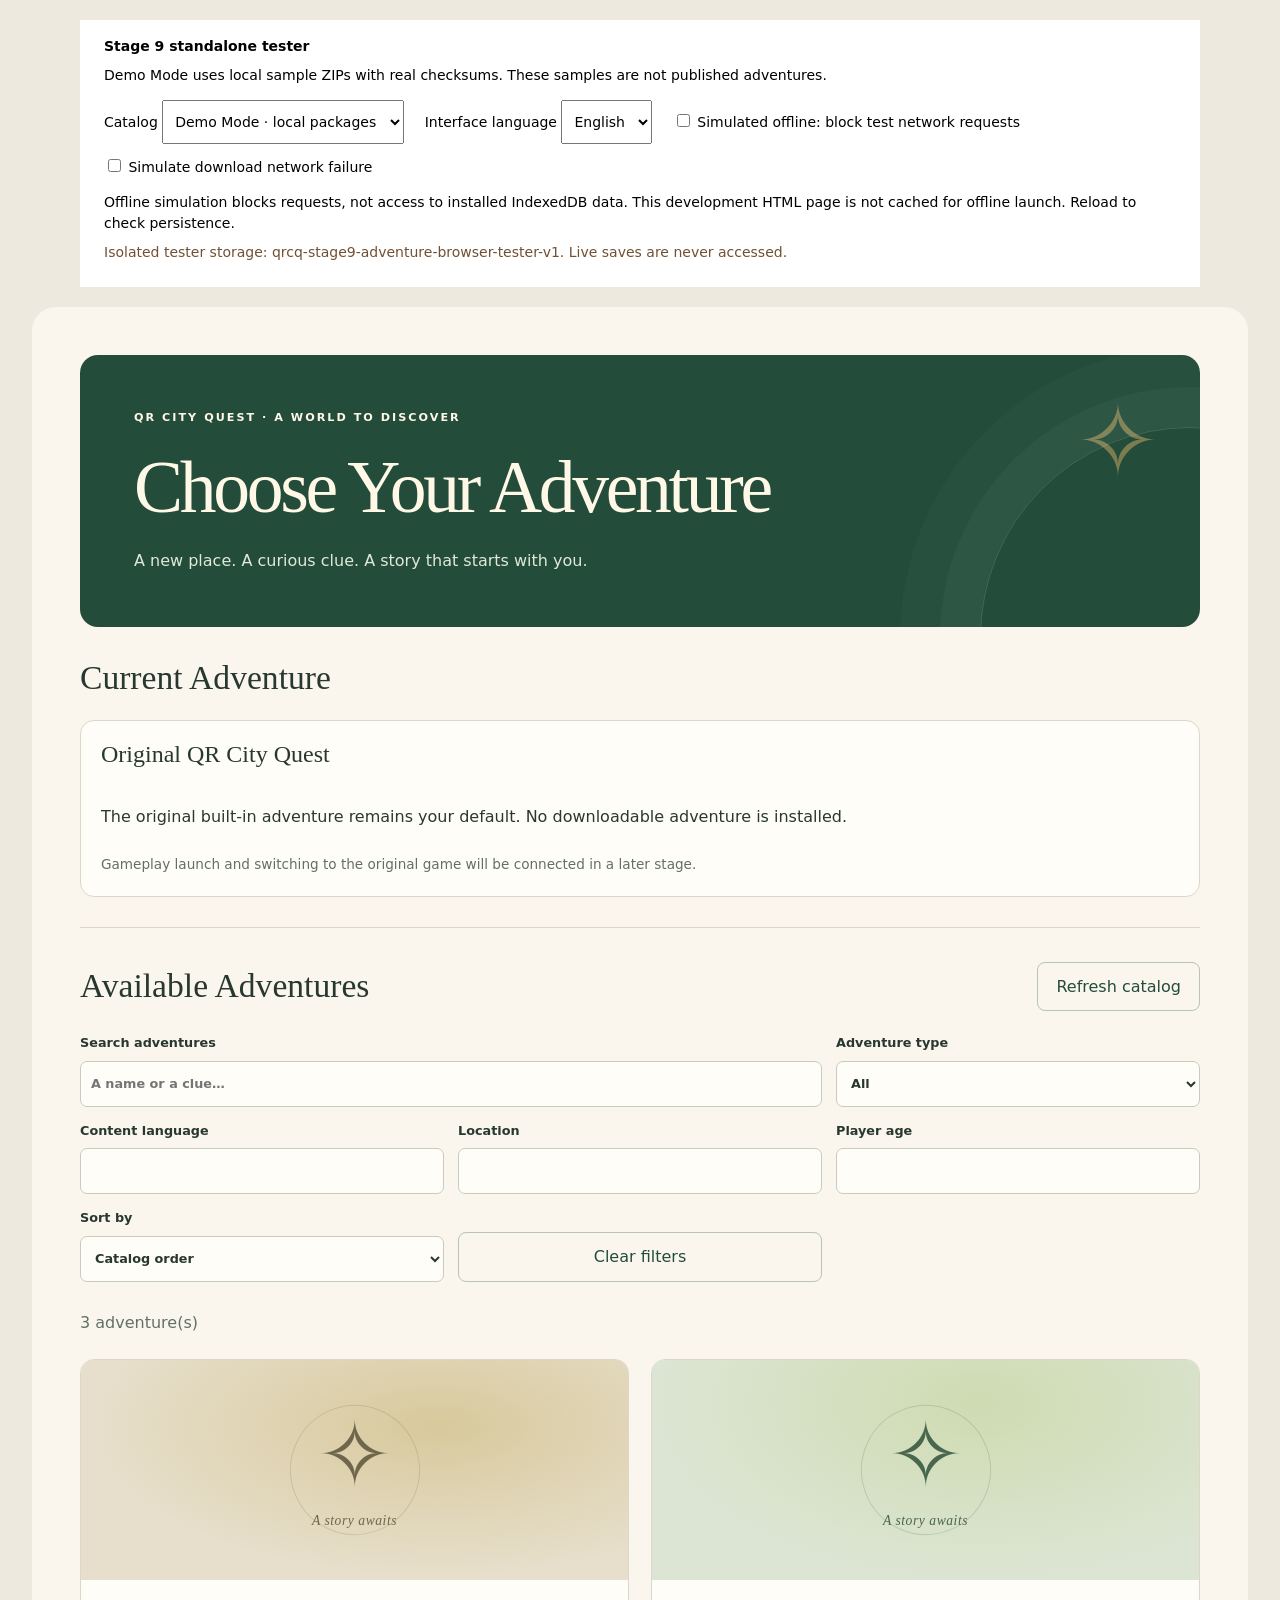
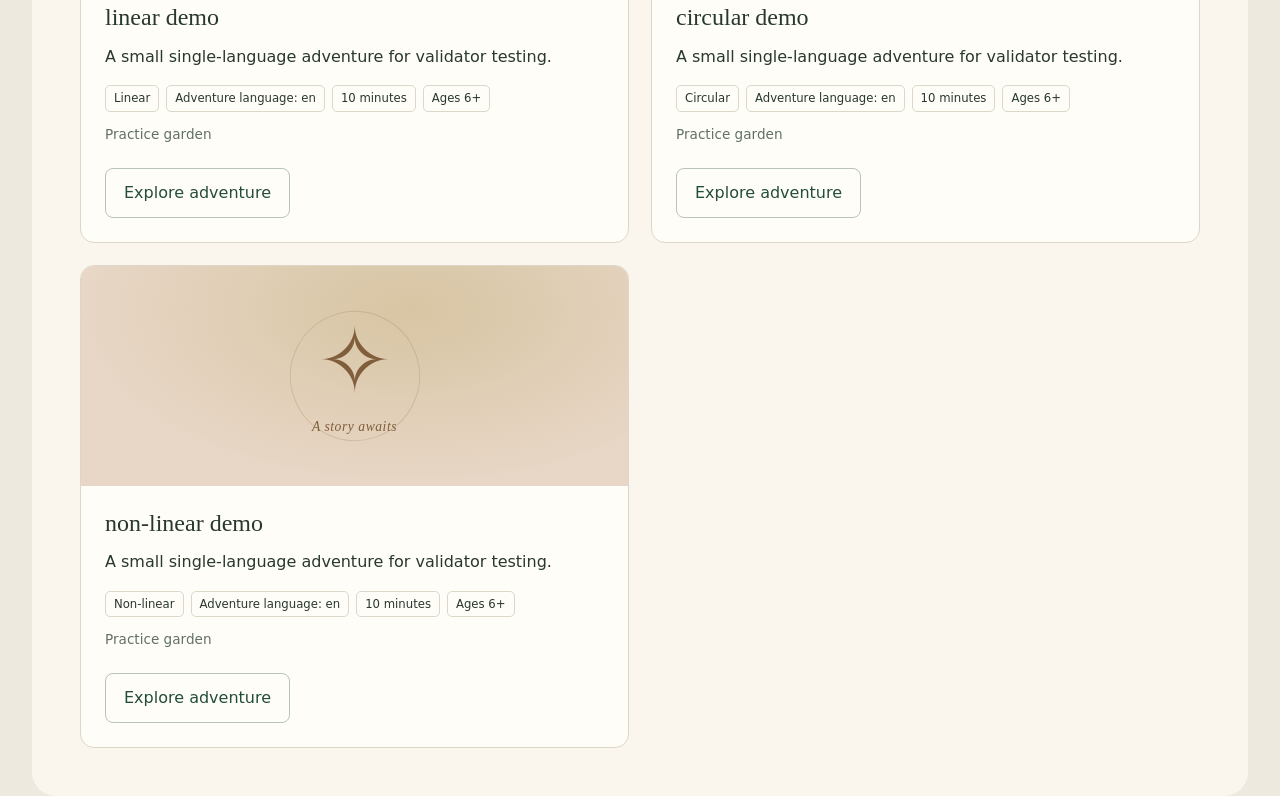
<file: adventure-system/adventure-browser-tester.html>
<!doctype html><html lang="en"><meta charset="utf-8"><meta name="viewport" content="width=device-width, initial-scale=1">
<title>Choose Your Adventure · Stage 9 tester</title>
<link rel="stylesheet" href="adventure-browser.css">
<style>body{margin:0;background:#eee9df}.demo-controls{font:14px/1.5 system-ui,sans-serif;max-width:1120px;margin:20px auto;padding:16px 24px;background:white;box-sizing:border-box}.demo-controls label{display:inline-block;margin:6px 16px 6px 0}.demo-controls select,.demo-controls button{font:inherit;min-height:44px;padding:8px}.demo-controls p{margin:8px 0;overflow-wrap:anywhere}#tester-status{color:#715033}</style>
<aside class="demo-controls" aria-label="Development tester controls">
<strong>Stage 9 standalone tester</strong>
<p id="mode-description">Demo Mode uses local sample ZIPs with real checksums. These samples are not published adventures.</p>
<label>Catalog <select id="mode"><option value="demo">Demo Mode · local packages</option><option value="development">Development GitHub catalog</option></select></label>
<label>Interface language <select id="locale"><option value="en">English</option><option value="hu">Magyar</option></select></label>
<label><input id="offline" type="checkbox"> Simulated offline: block test network requests</label>
<label><input id="fail-download" type="checkbox"> Simulate download network failure</label>
<p>Offline simulation blocks requests, not access to installed IndexedDB data. This development HTML page is not cached for offline launch. Reload to check persistence.</p>
<p id="tester-status" role="status"></p>
</aside>
<main id="browser"></main>
<script src="../mod-system/mod-conditions.js"></script><script src="../mod-system/mod-zip-reader.js"></script>
<script src="scenario-engine.js"></script><script src="encounter-history.js"></script><script src="adventure-schemas.js"></script><script src="validator.js"></script>
<script src="adventure-save.js"></script><script src="adventure-catalog.js"></script><script src="adventure-zip.js"></script><script src="adventure-storage.js"></script><script src="adventure-downloader.js"></script>
<script src="adventure-browser.js"></script><script src="adventure-browser-tester.js"></script></html>
</file>
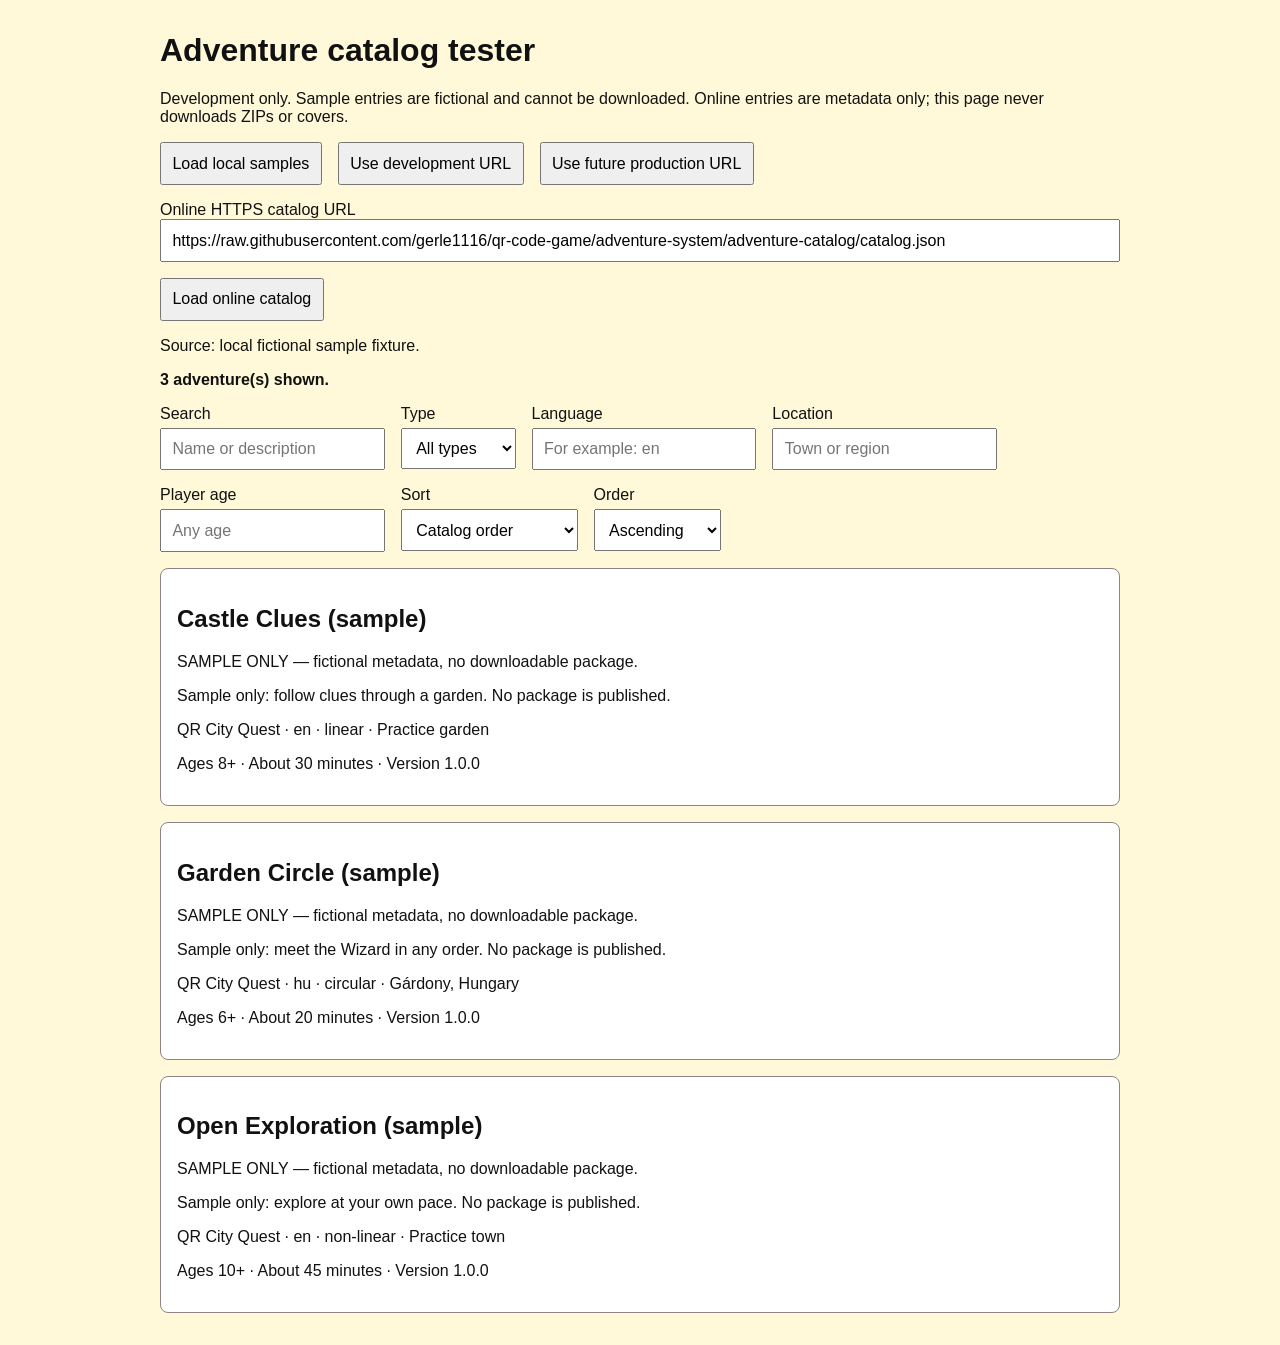
<file: adventure-system/catalog-tester.html>
<!doctype html>
<html lang="en">
<meta charset="utf-8"><meta name="viewport" content="width=device-width, initial-scale=1">
<title>Stage 7 catalog tester</title>
<style>
body{font:16px Arial,sans-serif;color:#111;background:#fff9d9;max-width:960px;margin:2rem auto;padding:0 1rem}
button,input,select{font:inherit;padding:.65rem;max-width:100%;box-sizing:border-box}button{cursor:pointer}
.controls{display:flex;flex-wrap:wrap;gap:1rem;margin:1rem 0}label{display:flex;flex-direction:column;gap:.3rem}
#url{width:100%}article{background:white;border:1px solid #8f8383;border-radius:.5rem;padding:1rem;margin:1rem 0;overflow-wrap:anywhere}
#status{font-weight:bold}button:focus-visible,input:focus-visible,select:focus-visible{outline:3px solid #5278f2;outline-offset:2px}
</style>
<h1>Adventure catalog tester</h1>
<p>Development only. Sample entries are fictional and cannot be downloaded. Online entries are metadata only; this page never downloads ZIPs or covers.</p>
<div class="controls">
<button id="sample" type="button">Load local samples</button>
<button id="development" type="button">Use development URL</button>
<button id="production" type="button">Use future production URL</button>
</div>
<label for="url">Online HTTPS catalog URL</label><input id="url" type="url">
<p><button id="online" type="button">Load online catalog</button></p>
<p id="source"></p><p id="status" role="status" aria-live="polite">Loading samples…</p>
<div class="controls">
<label>Search<input id="search" type="search" placeholder="Name or description"></label>
<label>Type<select id="type"><option value="">All types</option><option>linear</option><option>circular</option><option value="non-linear">non-linear</option></select></label>
<label>Language<input id="language" placeholder="For example: en"></label>
<label>Location<input id="location" placeholder="Town or region"></label>
<label>Player age<input id="age" type="number" min="0" step="1" placeholder="Any age"></label>
<label>Sort<select id="sort"><option value="">Catalog order</option><option value="name">Name</option><option value="duration">Estimated duration</option></select></label>
<label>Order<select id="order"><option value="asc">Ascending</option><option value="desc">Descending</option></select></label>
</div>
<div id="results"></div>
<script src="adventure-catalog.js"></script><script src="catalog-tester.js"></script>
</html>
</file>
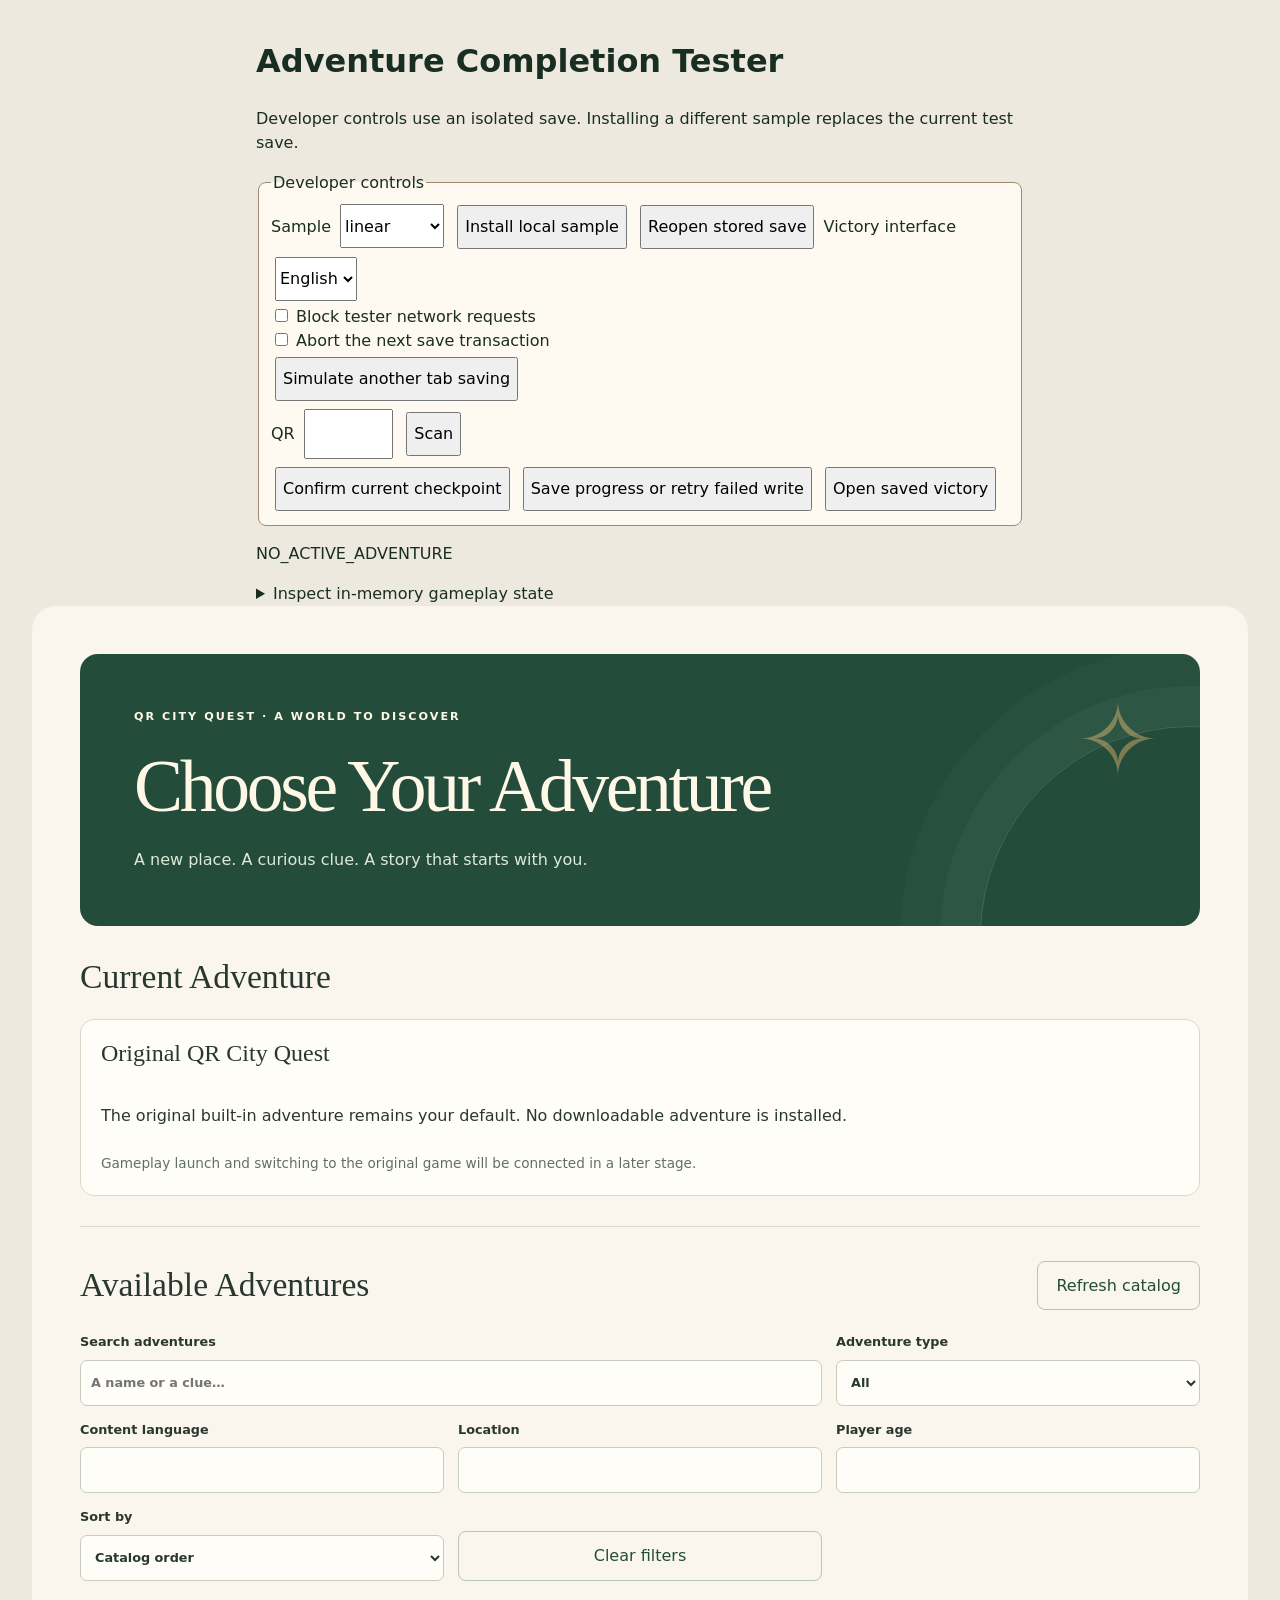
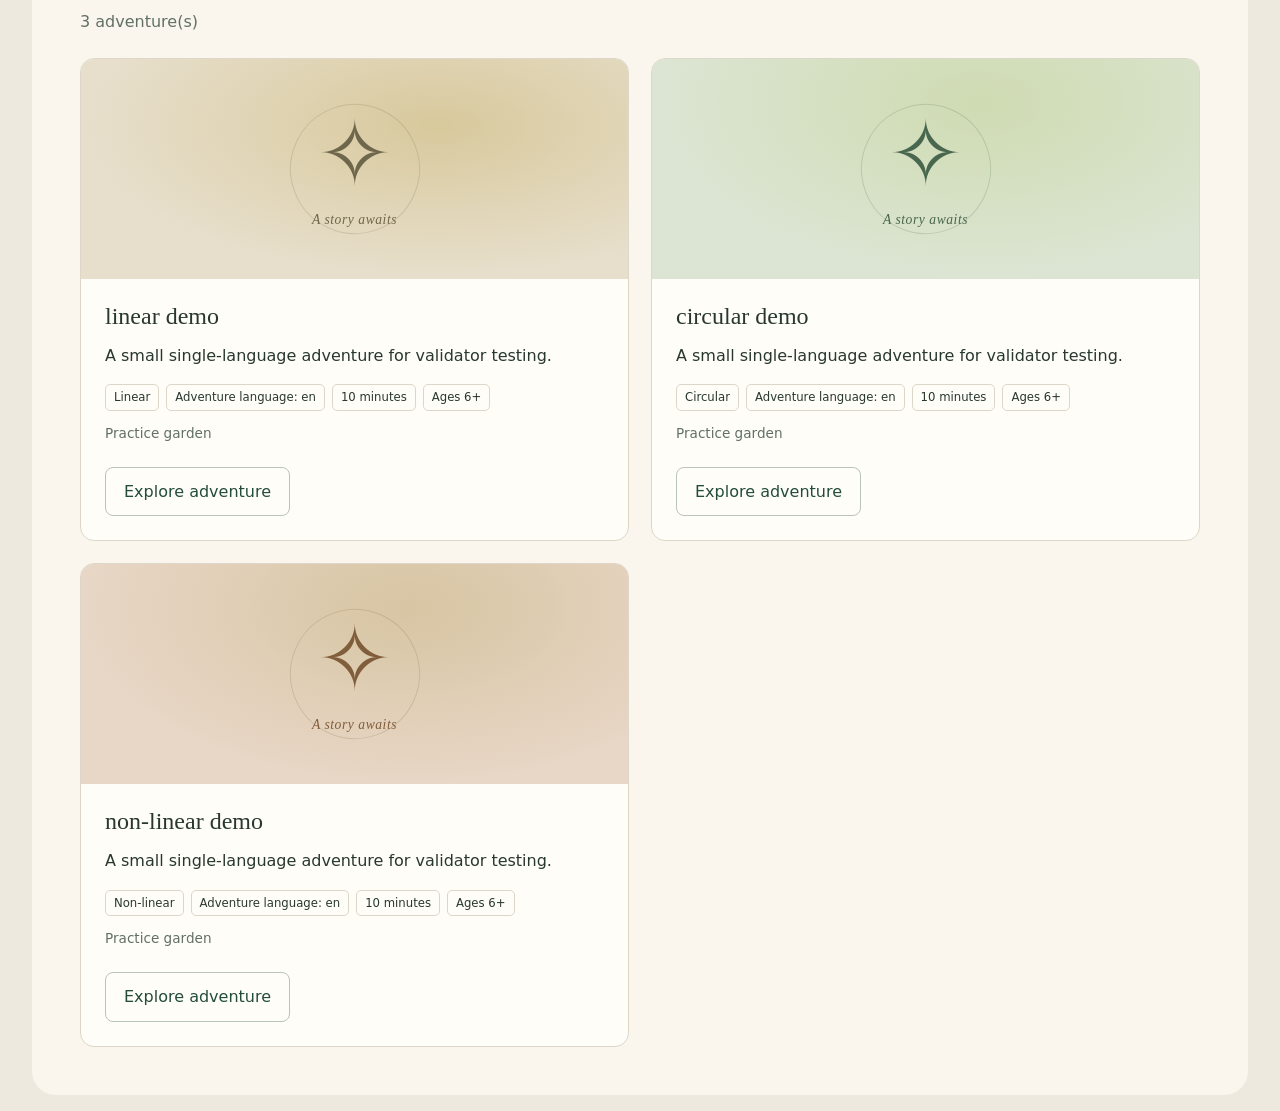
<file: adventure-system/completion-tester.html>
<!doctype html>
<html lang="en">
<head>
  <meta charset="utf-8">
  <meta name="viewport" content="width=device-width, initial-scale=1">
  <title>Adventure Completion Tester</title>
  <link rel="stylesheet" href="adventure-browser.css">
  <link rel="stylesheet" href="adventure-victory.css">
  <style>
    body { margin: 0; padding: 1rem; background: #eee9df; color: #192e23; font: 1rem/1.5 system-ui, sans-serif; }
    .tester { max-width: 48rem; margin: auto; }
    .tester fieldset { min-width: 0; margin-block: 1rem; border: 1px solid #9d896b; border-radius: .5rem; background: #fffaf1; }
    .tester button, .tester select, .tester input[type=text] { min-height: 44px; font: inherit; margin: .25rem; }
    .tester input[type=text] { width: 8ch; }
    .tester pre { white-space: pre-wrap; overflow-wrap: anywhere; }
    #interaction button { display: block; max-width: 100%; }
  </style>
</head>
<body>
  <main class="tester">
    <h1>Adventure Completion Tester</h1>
    <p>Developer controls use an isolated save. Installing a different sample replaces the current test save.</p>
    <fieldset id="controls">
      <legend>Developer controls</legend>
      <label>Sample <select id="sample"><option>linear</option><option>circular</option><option>non-linear</option></select></label>
      <button id="install">Install local sample</button>
      <button id="load">Reopen stored save</button>
      <label>Victory interface <select id="locale"><option value="en">English</option><option value="hu">Magyar</option></select></label>
      <div><label><input type="checkbox" id="offline"> Block tester network requests</label></div>
      <div><label><input type="checkbox" id="fail"> Abort the next save transaction</label></div>
      <button id="stale">Simulate another tab saving</button>
      <form id="scan-form">
        <label>QR <input type="text" id="qr" required autocomplete="off"></label>
        <button>Scan</button>
      </form>
      <button id="checkpoint">Confirm current checkpoint</button>
      <button id="save">Save progress or retry failed write</button>
      <button id="victory">Open saved victory</button>
      <section id="interaction" aria-label="Dialogue"></section>
    </fieldset>
    <p id="status" role="status"></p>
    <section id="victory-screen"></section>
    <details><summary>Inspect in-memory gameplay state</summary><pre id="progress"></pre></details>
  </main>
  <section id="browser" aria-label="Adventure browser"></section>
  <script src="../mod-system/mod-conditions.js"></script>
  <script src="../mod-system/mod-zip-reader.js"></script>
  <script src="scenario-engine.js"></script>
  <script src="qr-resolver.js"></script>
  <script src="encounter-history.js"></script>
  <script src="adventure-schemas.js"></script>
  <script src="validator.js"></script>
  <script src="adventure-save.js"></script>
  <script src="adventure-catalog.js"></script>
  <script src="adventure-zip.js"></script>
  <script src="adventure-storage.js"></script>
  <script src="adventure-downloader.js"></script>
  <script src="adventure-browser.js"></script>
  <script src="adventure-completion.js"></script>
  <script src="adventure-victory.js"></script>
  <script src="completion-tester.js"></script>
</body>
</html>
</file>
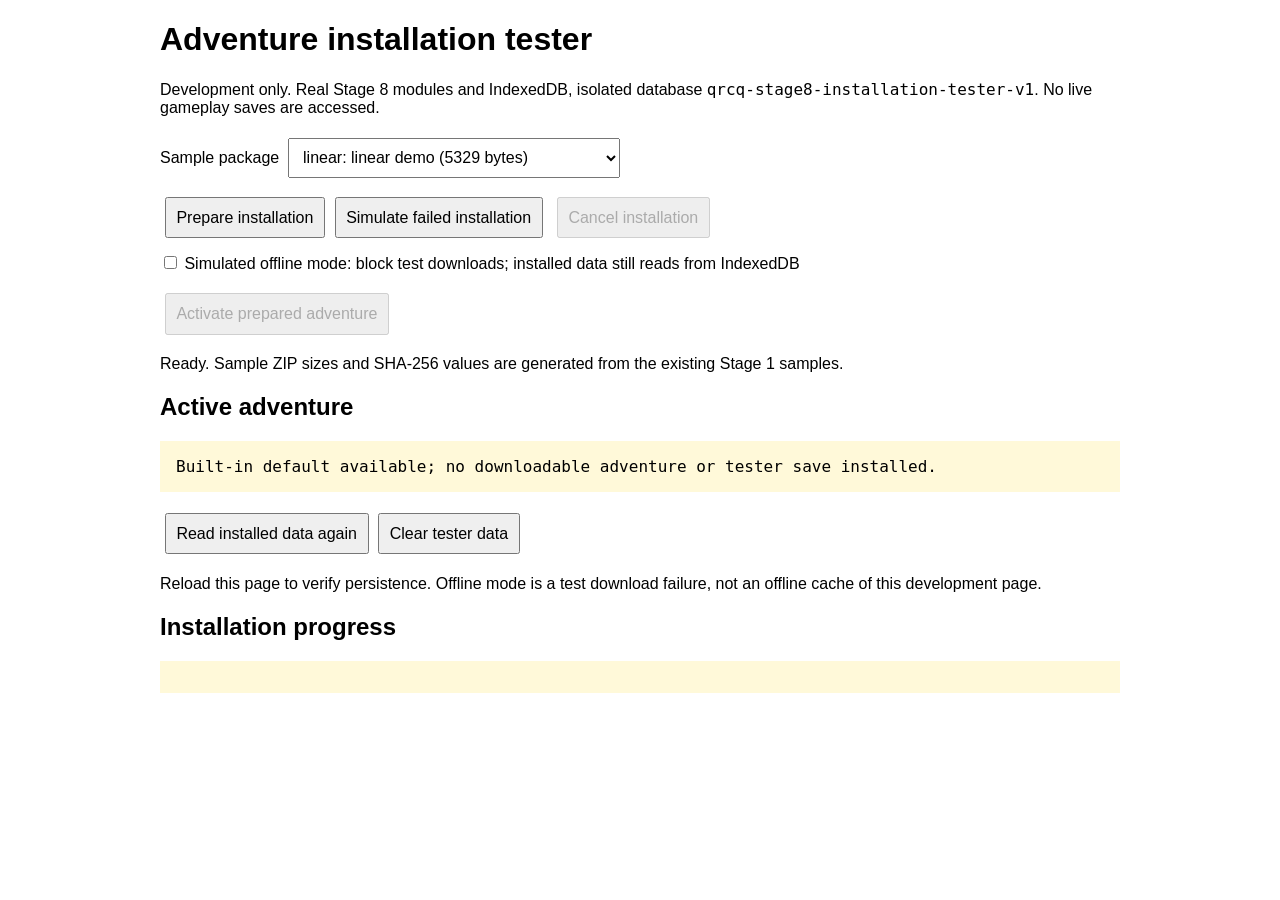
<file: adventure-system/downloader-tester.html>
<!doctype html><html lang="en"><meta charset="utf-8"><meta name="viewport" content="width=device-width, initial-scale=1">
<title>Stage 8 installation tester</title><link rel="stylesheet" href="map-renderer.css">
<style>body{font:16px Arial,sans-serif;max-width:960px;margin:1rem auto;padding:0 1rem}button,select{font:inherit;padding:.6rem;margin:.3rem}pre{white-space:pre-wrap;overflow-wrap:anywhere;background:#fff9d9;padding:1rem}#warning{font-weight:bold}label{display:block;margin:.6rem 0}</style>
<h1>Adventure installation tester</h1>
<p>Development only. Real Stage 8 modules and IndexedDB, isolated database <code>qrcq-stage8-installation-tester-v1</code>. No live gameplay saves are accessed.</p>
<label>Sample package <select id="sample" disabled></select></label>
<button id="prepare" disabled>Prepare installation</button><button id="fail" disabled>Simulate failed installation</button>
<button id="cancel" disabled>Cancel installation</button>
<label><input id="offline" type="checkbox"> Simulated offline mode: block test downloads; installed data still reads from IndexedDB</label>
<p id="warning"></p><button id="activate" disabled>Activate prepared adventure</button>
<p id="status" role="status" aria-live="polite">Opening isolated storage…</p>
<h2>Active adventure</h2><pre id="active"></pre><button id="refresh">Read installed data again</button><button id="clear">Clear tester data</button>
<p>Reload this page to verify persistence. Offline mode is a test download failure, not an offline cache of this development page.</p>
<div id="map"></div><h2>Installation progress</h2><pre id="progress"></pre>
<script src="../mod-system/mod-conditions.js"></script><script src="../mod-system/mod-zip-reader.js"></script>
<script src="scenario-engine.js"></script><script src="encounter-history.js"></script><script src="adventure-schemas.js"></script><script src="validator.js"></script>
<script src="adventure-save.js"></script><script src="adventure-catalog.js"></script><script src="adventure-zip.js"></script><script src="adventure-storage.js"></script><script src="adventure-downloader.js"></script>
<script src="map-renderer.js"></script><script src="downloader-tester.js"></script></html>
</file>
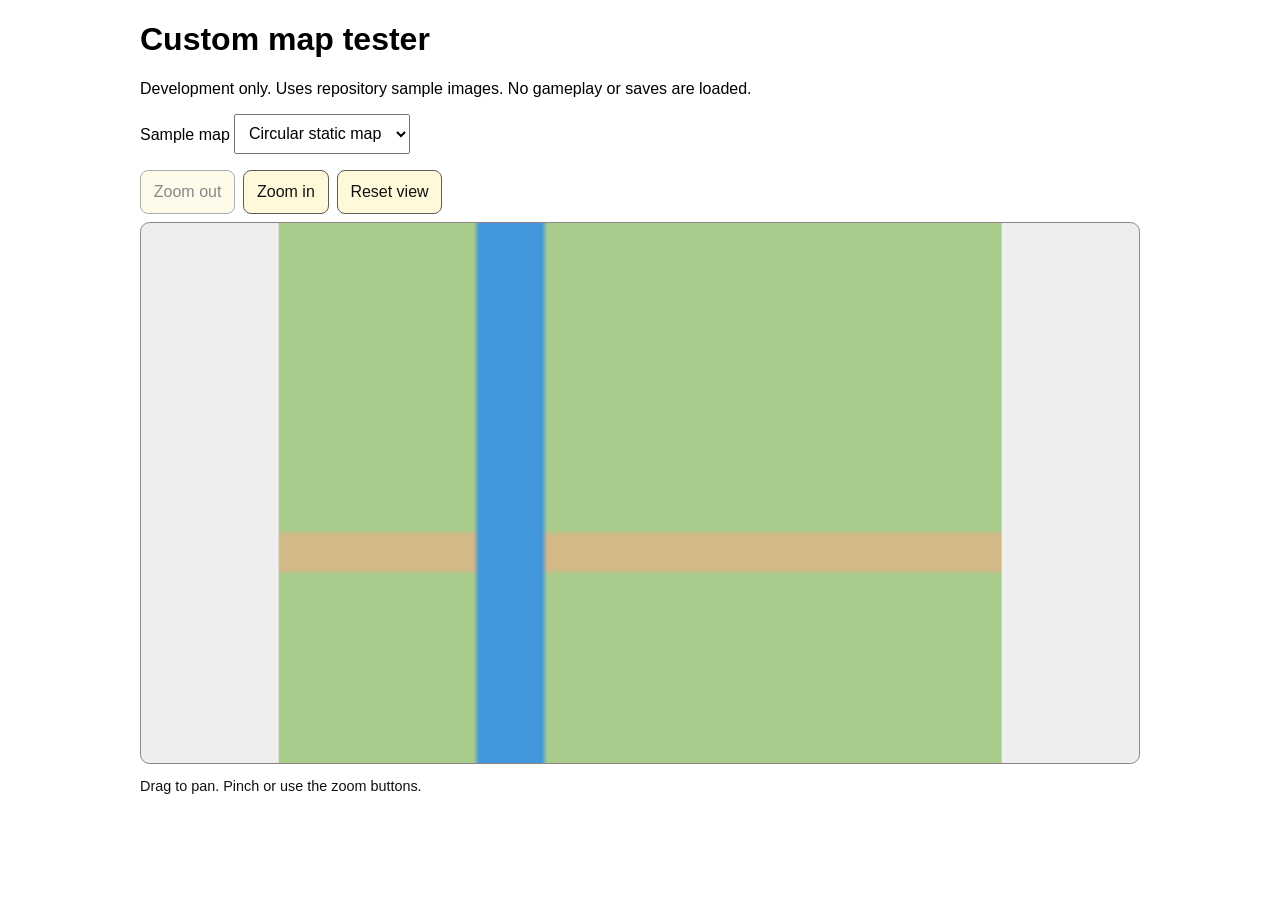
<file: adventure-system/map-tester.html>
<!doctype html>
<html lang="en">
<meta charset="utf-8">
<meta name="viewport" content="width=device-width, initial-scale=1">
<title>Stage 6 map tester</title>
<link rel="stylesheet" href="map-renderer.css">
<style>body{font-family:Arial,sans-serif;margin:1rem auto;padding:0 1rem;max-width:1000px}select{font:inherit;padding:.6rem;margin-bottom:1rem}</style>
<h1>Custom map tester</h1>
<p>Development only. Uses repository sample images. No gameplay or saves are loaded.</p>
<label for="sample">Sample map</label>
<select id="sample"><option value="static">Circular static map</option><option value="markers">Linear marker map</option></select>
<div id="map"></div>
<script src="map-renderer.js"></script>
<script src="map-tester.js"></script>
</html>
</file>
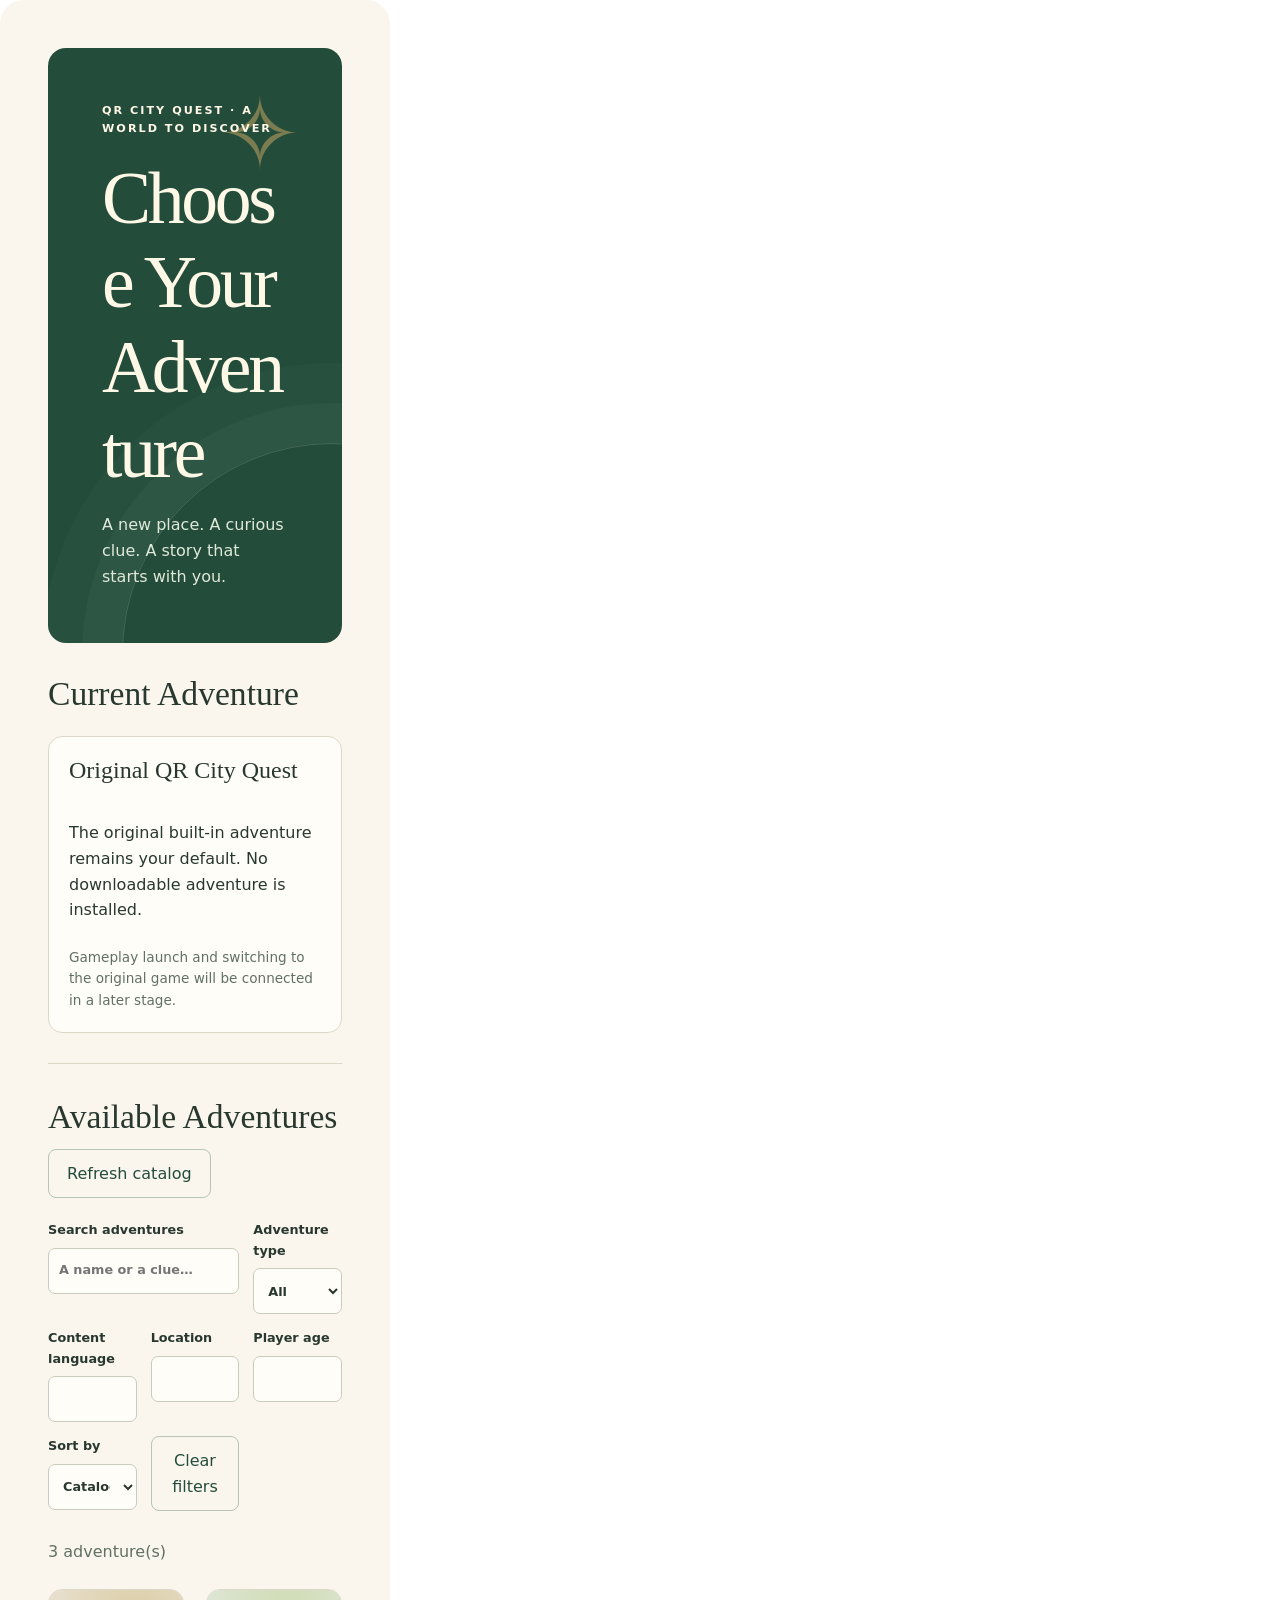
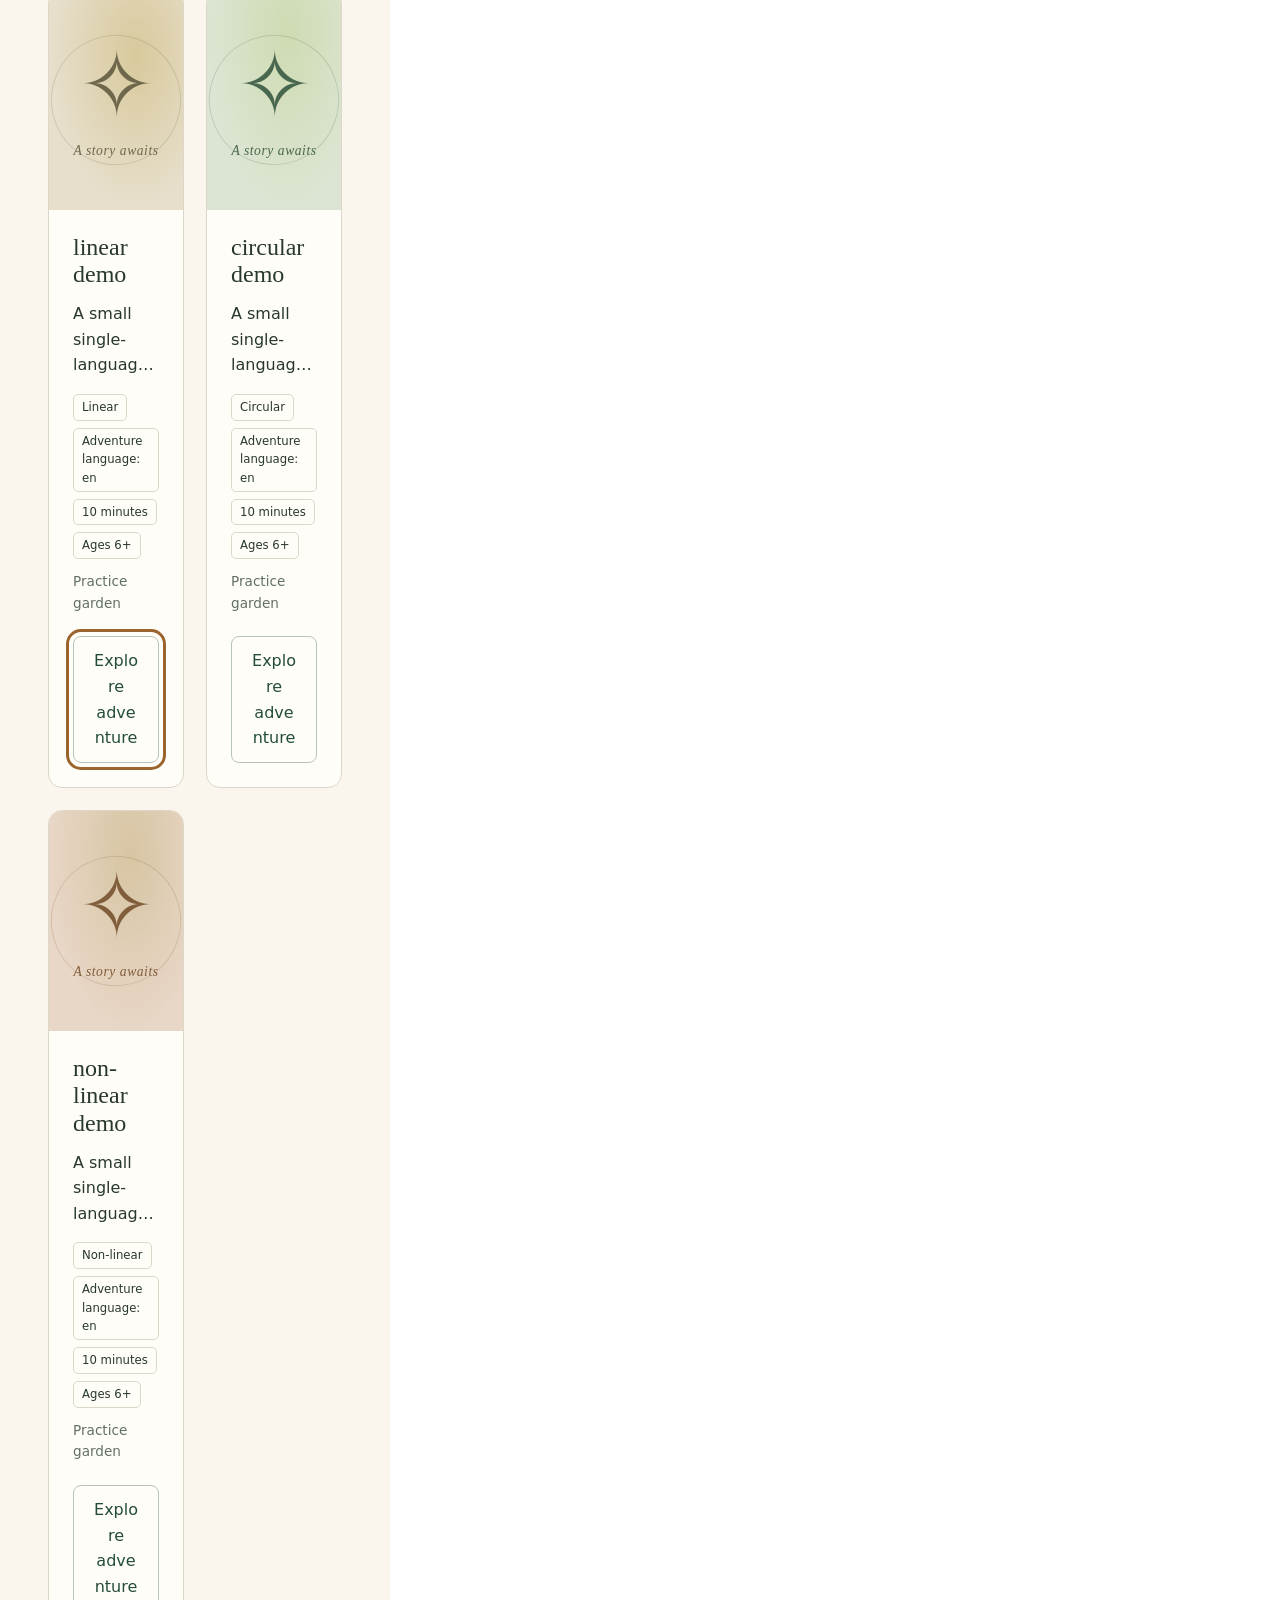
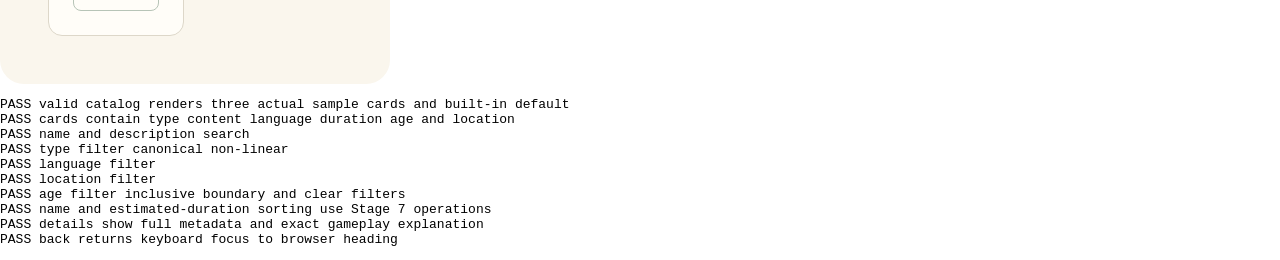
<file: tests/adventure-browser.html>
<!doctype html><html lang="en"><meta charset="utf-8"><meta name="viewport" content="width=device-width,initial-scale=1"><title>Stage 9 browser tests</title>
<link rel="stylesheet" href="../adventure-system/adventure-browser.css">
<style>body{margin:0}#host{width:390px;max-width:100%}#results{white-space:pre-wrap}</style>
<div id="host"></div><pre id="results">pending</pre>
<script src="../mod-system/mod-conditions.js"></script><script src="../mod-system/mod-zip-reader.js"></script>
<script src="../adventure-system/scenario-engine.js"></script><script src="../adventure-system/encounter-history.js"></script>
<script src="../adventure-system/adventure-schemas.js"></script><script src="../adventure-system/validator.js"></script>
<script src="../adventure-system/adventure-save.js"></script><script src="../adventure-system/adventure-catalog.js"></script>
<script src="../adventure-system/adventure-zip.js"></script><script src="../adventure-system/adventure-storage.js"></script>
<script src="../adventure-system/adventure-downloader.js"></script><script src="../adventure-system/adventure-browser.js"></script>
<script src="adventure-browser.js"></script></html>
</file>
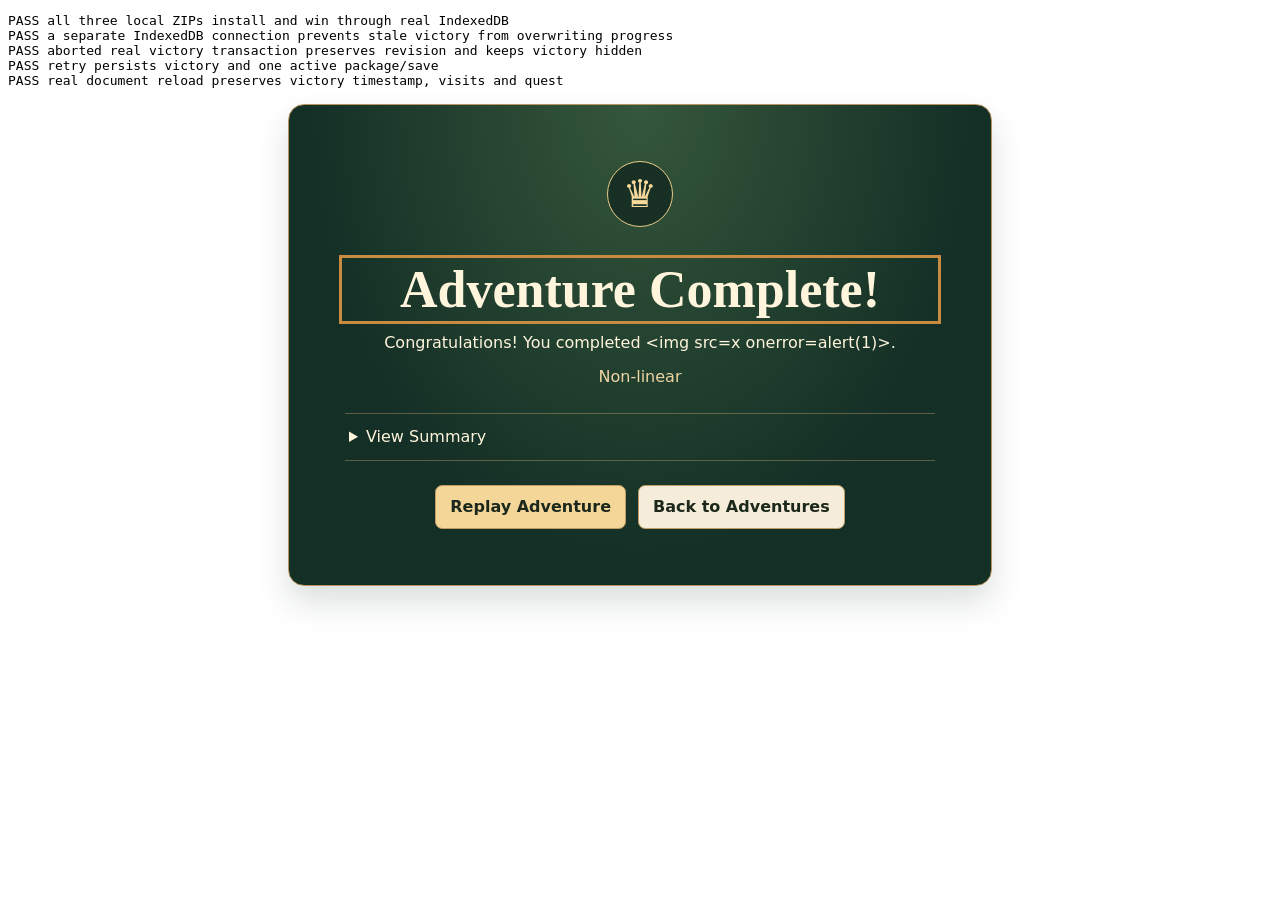
<file: tests/completion-browser.html>
<!doctype html>
<html lang="en"><head><meta charset="utf-8">
<meta name="viewport" content="width=device-width, initial-scale=1">
<title>Stage 10 browser checks</title>
<link rel="stylesheet" href="../adventure-system/adventure-victory.css">
</head><body>
<pre id="results" role="status">Starting</pre>
<main id="victory"></main><div id="browser"></div>
<script src="../mod-system/mod-conditions.js"></script>
<script src="../mod-system/mod-zip-reader.js"></script>
<script src="../adventure-system/scenario-engine.js"></script>
<script src="../adventure-system/qr-resolver.js"></script>
<script src="../adventure-system/encounter-history.js"></script>
<script src="../adventure-system/adventure-schemas.js"></script>
<script src="../adventure-system/validator.js"></script>
<script src="../adventure-system/adventure-save.js"></script>
<script src="../adventure-system/adventure-catalog.js"></script>
<script src="../adventure-system/adventure-zip.js"></script>
<script src="../adventure-system/adventure-storage.js"></script>
<script src="../adventure-system/adventure-downloader.js"></script>
<script src="../adventure-system/adventure-browser.js"></script>
<script src="../adventure-system/adventure-completion.js"></script>
<script src="../adventure-system/adventure-victory.js"></script>
<script src="completion-browser.js"></script>
</body></html>
</file>
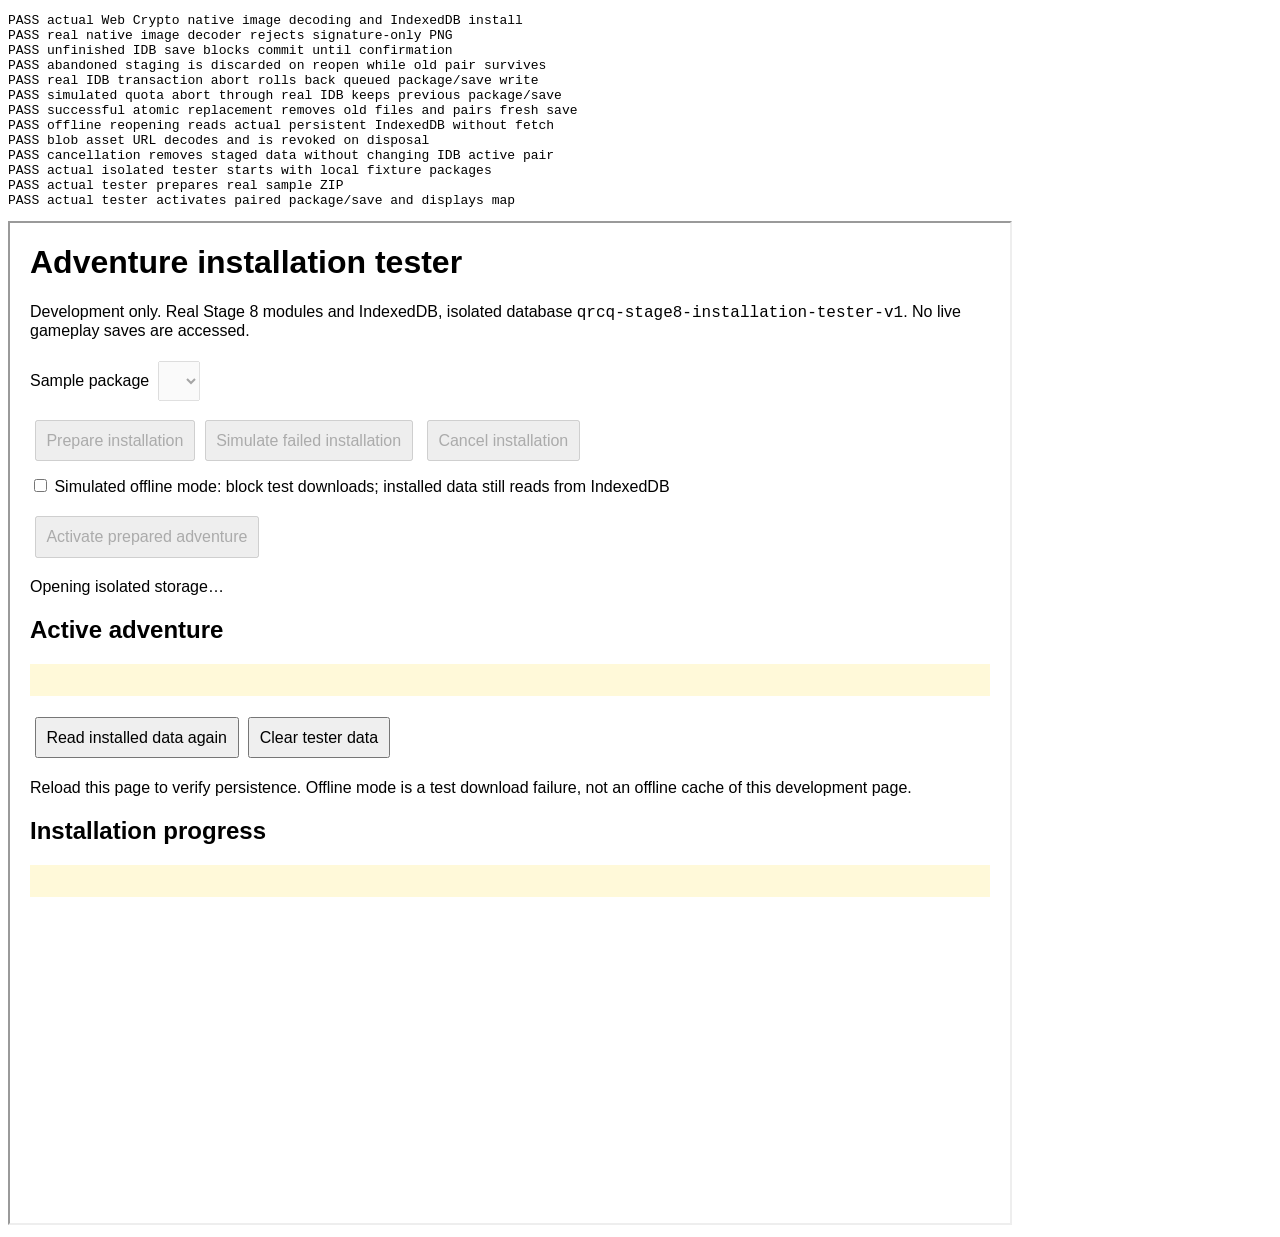
<file: tests/downloader-browser.html>
<!doctype html><html lang="en"><meta charset="utf-8"><title>Stage 8 browser tests</title><pre id="results">pending</pre>
<script src="../mod-system/mod-conditions.js"></script><script src="../mod-system/mod-zip-reader.js"></script>
<script src="../adventure-system/scenario-engine.js"></script><script src="../adventure-system/encounter-history.js"></script>
<script src="../adventure-system/adventure-schemas.js"></script><script src="../adventure-system/validator.js"></script>
<script src="../adventure-system/adventure-save.js"></script><script src="../adventure-system/adventure-catalog.js"></script>
<script src="../adventure-system/adventure-zip.js"></script><script src="../adventure-system/adventure-storage.js"></script>
<script src="../adventure-system/adventure-downloader.js"></script><script src="downloader-browser.js"></script></html>
</file>
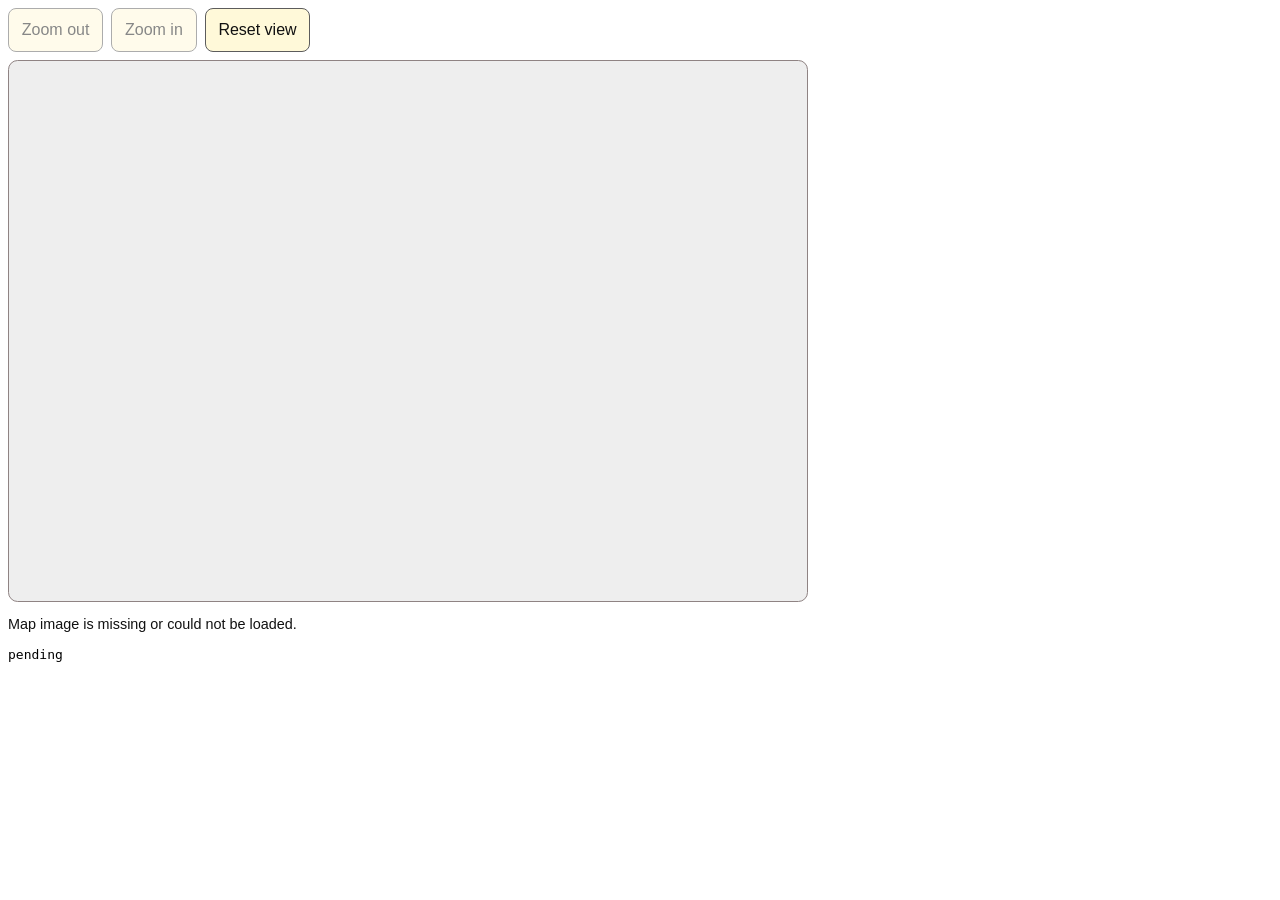
<file: tests/map-renderer-browser.html>
<!doctype html><html lang="en"><meta charset="utf-8"><title>Map renderer DOM tests</title>
<link rel="stylesheet" href="../adventure-system/map-renderer.css">
<div id="host" style="width:800px"></div><pre id="results">pending</pre>
<script src="../adventure-system/map-renderer.js"></script>
<script src="map-renderer-browser.js"></script></html>
</file>
<file: adventure-system/adventure-browser.css>
.ab { --ab-forest:#234c3b; --ab-dark:#18382c; --ab-cream:#faf6ed; --ab-earth:#7b5233; --ab-gold:#d4ad67; --ab-ink:#28382f; --ab-line:#ddd7c9; font:16px/1.6 system-ui,Arial,sans-serif; color:var(--ab-ink); background:var(--ab-cream); padding:clamp(18px,4vw,48px); border-radius:24px; max-width:1120px; margin:auto; }
.ab *, .ab *::before, .ab *::after { box-sizing:border-box; }
.ab [hidden] { display:none !important; }
.ab h1,.ab h2,.ab h3 { font-family:Georgia,'Times New Roman',serif; line-height:1.15; font-weight:500; overflow-wrap:anywhere; }
.ab h1 { font-size:clamp(2.5rem,6vw,4.6rem); max-width:650px; margin:18px 0; letter-spacing:-.045em; }
.ab h2 { font-size:clamp(1.6rem,3vw,2.1rem); margin:0 0 22px; }
.ab h3 { font-size:1.5rem; margin:0 0 12px; }
.ab p { overflow-wrap:anywhere; }
.ab button,.ab input,.ab select { font:inherit; }
.ab button { cursor:pointer; }
.ab button:disabled { opacity:.55; cursor:wait; }
.ab :focus-visible { outline:3px solid #9b642c; outline-offset:4px; }
.ab-hero { position:relative; overflow:hidden; background:var(--ab-forest); color:#fff8e6; border-radius:18px; padding:clamp(24px,5vw,54px); margin-bottom:32px; isolation:isolate; }
.ab-hero::after { content:''; position:absolute; z-index:-1; width:420px; height:420px; right:-200px; bottom:-220px; border:1px solid #ffffff25; border-radius:50%; box-shadow:0 0 0 40px #ffffff08,0 0 0 80px #ffffff05; }
.ab-eyebrow { font-size:.7rem; letter-spacing:.18em; font-weight:700; margin:0; }
.ab-intro { max-width:500px; color:#e0e9d9; margin-bottom:0; }
.ab-hero-star { position:absolute; right:40px; top:28px; font:100px Georgia,serif; color:#d4ad6780; z-index:-1; }
.ab-current { border-bottom:1px solid var(--ab-line); padding-bottom:30px; margin-bottom:34px; }
.ab-current-body { display:flex; gap:24px; align-items:center; flex-wrap:wrap; background:#fffdf8; border:1px solid var(--ab-line); border-radius:14px; padding:20px; }
.ab-current-body>.ab-art { width:120px; height:120px; flex:0 0 120px; border-radius:10px; }
.ab-current-body>.ab-art .ab-art-caption { display:none; }
.ab-current-body>h3 { width:100%; }
.ab-current-body>p { margin:0; }
.ab-current-copy { flex:1 1 220px; min-width:0; }
.ab-small,.ab-location { font-size:.85rem; color:#617064; }
.ab-save-status { font-weight:600; margin:10px 0; }
.ab-offline,.ab-active-badge { display:inline-block; background:#e9f0e4; color:var(--ab-dark); border-radius:30px; padding:5px 12px; font-size:.75rem; font-weight:650; }
.ab-heading-row { display:flex; justify-content:space-between; align-items:center; gap:12px; flex-wrap:wrap; margin-bottom:22px; }
.ab-heading-row h2 { margin:0; }
.ab-button { min-height:46px; border:1px solid var(--ab-forest); background:var(--ab-forest); color:white; border-radius:8px; padding:11px 18px; font-weight:600; line-height:1.35; transition:background .15s; white-space:normal; overflow-wrap:anywhere; }
.ab-button:hover { background:var(--ab-dark); }
.ab-secondary,.ab-back { color:var(--ab-forest); background:transparent; border-color:#b7c4b7; }
.ab-secondary:hover,.ab-back:hover { background:#e7ecdf; }
.ab-back { margin-bottom:24px; }
.ab-filters { display:grid; grid-template-columns:repeat(3,minmax(0,1fr)); gap:14px; margin:0 0 20px; }
.ab-filters label { font-size:.8rem; font-weight:600; display:flex; flex-direction:column; gap:7px; min-width:0; }
.ab-filters label:first-child { grid-column:span 2; }
.ab-filters input,.ab-filters select { width:100%; min-width:0; min-height:46px; border:1px solid #c8ccbc; border-radius:7px; background:#fffdf8; color:var(--ab-ink); padding:10px; }
.ab-filters>.ab-button { align-self:end; }
.ab-catalog-status { color:#617064; padding:8px 0; }
.ab-cards { display:grid; grid-template-columns:repeat(2,minmax(0,1fr)); gap:22px; }
.ab-card { overflow:hidden; background:#fffdf8; border:1px solid var(--ab-line); border-radius:14px; min-width:0; display:flex; flex-direction:column; }
.ab-art { height:220px; position:relative; overflow:hidden; display:flex; flex-direction:column; align-items:center; justify-content:center; background:radial-gradient(ellipse at 65% 30%,#d8c99c,transparent 70%),#e7dfcc; color:#6f674c; }
.ab-art-circular { background:radial-gradient(ellipse at 60% 20%,#cfdbb2,transparent 70%),#dce5d3; color:#49674e; }
.ab-art-non-linear { background:radial-gradient(ellipse at 60% 20%,#d7c5a3,transparent 70%),#e8d6c6; color:#815e3b; }
.ab-art::before { content:''; position:absolute; width:130px; height:130px; border:1px solid currentColor; opacity:.2; border-radius:50%; transform:rotate(25deg); }
.ab-compass { font:90px/1 Georgia,serif; }
.ab-art-caption { font:italic .85rem Georgia,serif; letter-spacing:.04em; margin-top:12px; }
.ab-art img { position:absolute; inset:0; width:100%; height:100%; object-fit:cover; }
.ab-card-body { padding:24px; flex:1; display:flex; flex-direction:column; align-items:flex-start; }
.ab-card-body .ab-button { margin-top:auto; }
.ab-card-body .ab-active-badge { margin-bottom:14px; }
.ab-summary { margin:0 0 16px; display:-webkit-box; -webkit-line-clamp:3; -webkit-box-orient:vertical; overflow:hidden; }
.ab-meta { display:flex; gap:7px; flex-wrap:wrap; font-size:.73rem; }
.ab-meta span { border:1px solid var(--ab-line); padding:3px 8px; border-radius:5px; }
.ab-location { margin:12px 0 22px; }
.ab-detail-layout { display:grid; grid-template-columns:minmax(0,1fr) minmax(0,1.2fr); gap:30px; }
.ab-detail-layout>.ab-art { border-radius:14px; height:360px; }
.ab-detail-copy { min-width:0; }
.ab-detail-copy h2 { margin-bottom:12px; }
.ab-type-explanation { border-left:3px solid var(--ab-gold); padding-left:16px; }
.ab-progress { margin-top:26px; padding:20px; background:#edf0e4; border:1px solid #c9d3be; border-radius:12px; }
.ab-progress p:first-child { font-weight:600; margin-top:0; }
.ab-progress progress { width:100%; height:12px; accent-color:var(--ab-forest); }
.ab-dialog { width:min(500px,calc(100% - 32px)); max-height:calc(100dvh - 40px); overflow:auto; border:1px solid var(--ab-line); border-radius:16px; padding:28px; color:var(--ab-ink); background:var(--ab-cream); }
.ab-dialog::backdrop { background:#152a21b5; }
.ab-dialog h2 { font-size:1.9rem; }
.ab-replacement-names { background:#fffdf8; border:1px solid var(--ab-line); padding:12px; border-radius:8px; }
.ab-dialog-actions { display:flex; flex-direction:column; gap:12px; }
.ab-danger { background:#875036; border-color:#875036; }
.ab-danger:hover { background:#683b28; }
@media(max-width:620px) { .ab { border-radius:0; padding:16px; } .ab-hero { padding:26px 22px; } .ab-hero-star { right:12px; top:60px; font-size:70px; } .ab-cards,.ab-detail-layout { grid-template-columns:1fr; } .ab-filters { grid-template-columns:repeat(2,minmax(0,1fr)); } .ab-filters label:first-child { grid-column:span 2; } .ab-detail-layout>.ab-art { height:240px; } .ab-current-body { gap:14px; } .ab-current-body>.ab-art { width:80px; height:80px; flex-basis:80px; } .ab-heading-row>.ab-button { font-size:.8rem; } }
@media(prefers-reduced-motion:reduce) { .ab * { transition:none !important; animation:none !important; scroll-behavior:auto !important; } }
</file>
<file: adventure-system/adventure-victory.css>
.av-victory {
  box-sizing: border-box;
  max-width: 44rem;
  margin: 1rem auto;
  padding: clamp(1.3rem, 5vw, 3.5rem);
  border: 1px solid #b69561;
  border-radius: 1rem;
  box-shadow: 0 1rem 2rem #122b2026;
  background: radial-gradient(ellipse at top, #35573b, #142f26 68%);
  color: #fff4dc;
  text-align: center;
  font: 1rem/1.5 system-ui, sans-serif;
  overflow-wrap: anywhere;
}
.av-seal {
  display: grid;
  place-items: center;
  margin: auto;
  width: 4rem;
  height: 4rem;
  border: 1px solid #eaca8b;
  border-radius: 50%;
  color: #f7d99c;
  background: #182f23;
  font-size: 2.4rem;
}
.av-victory h1 { margin: .65em 0 .25em; font: 700 clamp(2rem, 7vw, 3.25rem)/1.1 Georgia, serif; }
.av-victory p { margin: .6rem 0; }
.av-victory .av-type { color: #efd4a4; }
.av-victory details {
  text-align: left;
  border-block: 1px solid #af956777;
  margin: 1.5rem 0;
}
.av-victory summary { cursor: pointer; padding: .7rem .25rem; }
.av-victory dl { display: grid; grid-template-columns: 1fr auto; gap: .5rem; padding: 0 .3rem; }
.av-victory dd { margin: 0; text-align: right; }
.av-actions { display: flex; justify-content: center; gap: .7rem; flex-wrap: wrap; }
.av-victory button {
  border: 1px solid #c19c62;
  border-radius: .45rem;
  background: #f4d699;
  color: #1b281b;
  cursor: pointer;
  min-height: 44px;
  padding: .5rem .9rem;
  font: 650 1rem system-ui, sans-serif;
}
.av-victory button + button { background: #f5ecd9; }
.av-victory :focus-visible { outline: 3px solid #c78b41; outline-offset: 3px; }
.av-victory .av-status:empty { display: none; }
.av-victory dialog {
  box-sizing: border-box;
  width: min(23rem, calc(100% - 2rem));
  border: 1px solid #b69561;
  border-radius: .8rem;
  background: #fcf2df;
  color: #182f23;
  padding: 1.4rem;
}
.av-victory dialog .av-actions { margin-top: 1rem; }
.av-victory dialog::backdrop { background: #15261dcc; }
</file>
<file: adventure-system/map-renderer.css>
.qrcq-map { font-family: Arial, Helvetica, sans-serif; color: #111; width: 100%; }
.qrcq-map-toolbar { display: flex; gap: .5rem; flex-wrap: wrap; margin-bottom: .5rem; }
.qrcq-map button { font: inherit; min-height: 44px; padding: .5rem .8rem; cursor: pointer; border: 1px solid #5c5c5c; border-radius: .5rem; background: #fff9d9; color: #111; }
.qrcq-map button:focus-visible, .qrcq-map-viewport:focus-visible { outline: 3px solid #5278f2; outline-offset: 3px; }
.qrcq-map button:disabled { opacity: .5; cursor: default; }
.qrcq-map-viewport { position: relative; height: clamp(260px, 60vh, 650px); overflow: hidden; background: #eee; border: 1px solid #8f8383; border-radius: .6rem; touch-action: none; overscroll-behavior: contain; user-select: none; }
.qrcq-map-plane { position: absolute; left: 50%; top: 50%; transform-origin: center; }
.qrcq-map-plane[hidden] { display: none; }
.qrcq-map-plane img { display: block; width: 100%; height: 100%; pointer-events: none; }
.qrcq-map .qrcq-map-marker { position: absolute; transform: translate(-50%, -50%); background: #f3d986; max-width: 150px; overflow-wrap: anywhere; }
.qrcq-map-info { overflow-wrap: anywhere; padding: .75rem 0; }
.qrcq-map-info:empty { display: none; }
.qrcq-map-status { font-size: .9rem; }
</file>
